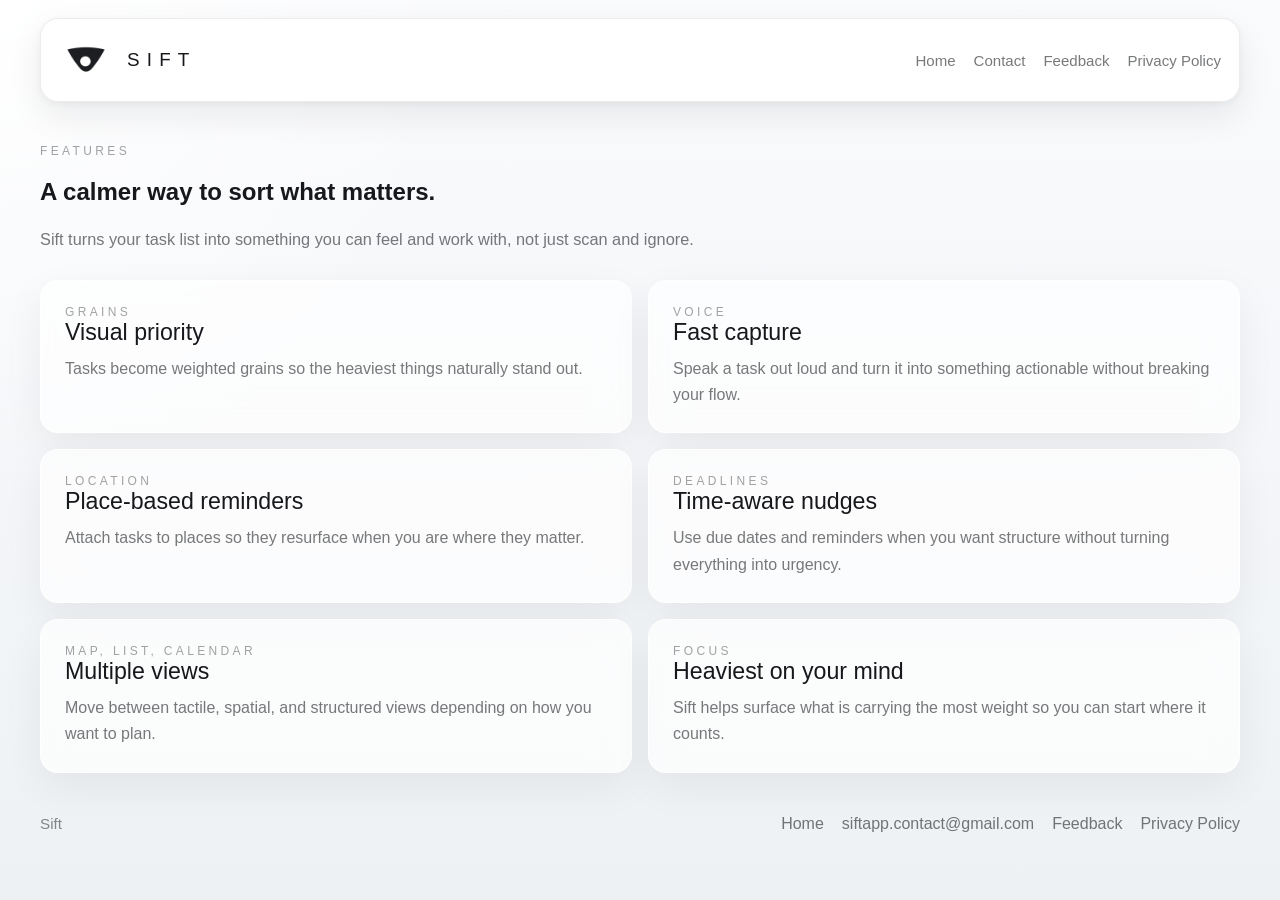
<file: features.html>
<!DOCTYPE html>
<html lang="en">
  <head>
    <meta charset="UTF-8" />
    <meta name="viewport" content="width=device-width, initial-scale=1.0" />
    <title>Sift Features</title>
    <meta
      name="description"
      content="Features of the Sift app."
    />
    <link rel="stylesheet" href="./styles.css" />
  </head>
  <body class="features-body">
    <div class="page-shell">
      <header class="topbar">
        <a class="brand" href="./index.html" aria-label="Sift home">
          <img src="./logo-icon.png" alt="Sift logo" />
          <span>SIFT</span>
        </a>
        <nav class="topnav" aria-label="Primary">
          <a href="./index.html">Home</a>
          <a href="mailto:siftapp.contact@gmail.com">Contact</a>
          <a href="https://forms.gle/6xeoEbFbAkrQSUSq5" target="_blank" rel="noreferrer">Feedback</a>
          <a href="./privacy.html">Privacy Policy</a>
        </nav>
      </header>

      <main class="features-layout">
        <section class="features-hero">
          <p class="eyebrow">FEATURES</p>
          <h1>A calmer way to sort what matters.</h1>
          <p class="hero-text">
            Sift turns your task list into something you can feel and work with, not just scan and ignore.
          </p>
        </section>

        <section class="feature-grid">
          <article class="feature-panel">
            <p class="section-label">GRAINS</p>
            <h2>Visual priority</h2>
            <p>Tasks become weighted grains so the heaviest things naturally stand out.</p>
          </article>
          <article class="feature-panel">
            <p class="section-label">VOICE</p>
            <h2>Fast capture</h2>
            <p>Speak a task out loud and turn it into something actionable without breaking your flow.</p>
          </article>
          <article class="feature-panel">
            <p class="section-label">LOCATION</p>
            <h2>Place-based reminders</h2>
            <p>Attach tasks to places so they resurface when you are where they matter.</p>
          </article>
          <article class="feature-panel">
            <p class="section-label">DEADLINES</p>
            <h2>Time-aware nudges</h2>
            <p>Use due dates and reminders when you want structure without turning everything into urgency.</p>
          </article>
          <article class="feature-panel">
            <p class="section-label">MAP, LIST, CALENDAR</p>
            <h2>Multiple views</h2>
            <p>Move between tactile, spatial, and structured views depending on how you want to plan.</p>
          </article>
          <article class="feature-panel">
            <p class="section-label">FOCUS</p>
            <h2>Heaviest on your mind</h2>
            <p>Sift helps surface what is carrying the most weight so you can start where it counts.</p>
          </article>
        </section>
      </main>

      <footer class="site-footer">
        <p>Sift</p>
        <div class="footer-links">
          <a href="./index.html">Home</a>
          <a href="mailto:siftapp.contact@gmail.com">siftapp.contact@gmail.com</a>
          <a href="https://forms.gle/6xeoEbFbAkrQSUSq5" target="_blank" rel="noreferrer">Feedback</a>
          <a href="./privacy.html">Privacy Policy</a>
        </div>
      </footer>
    </div>
  </body>
</html>
</file>
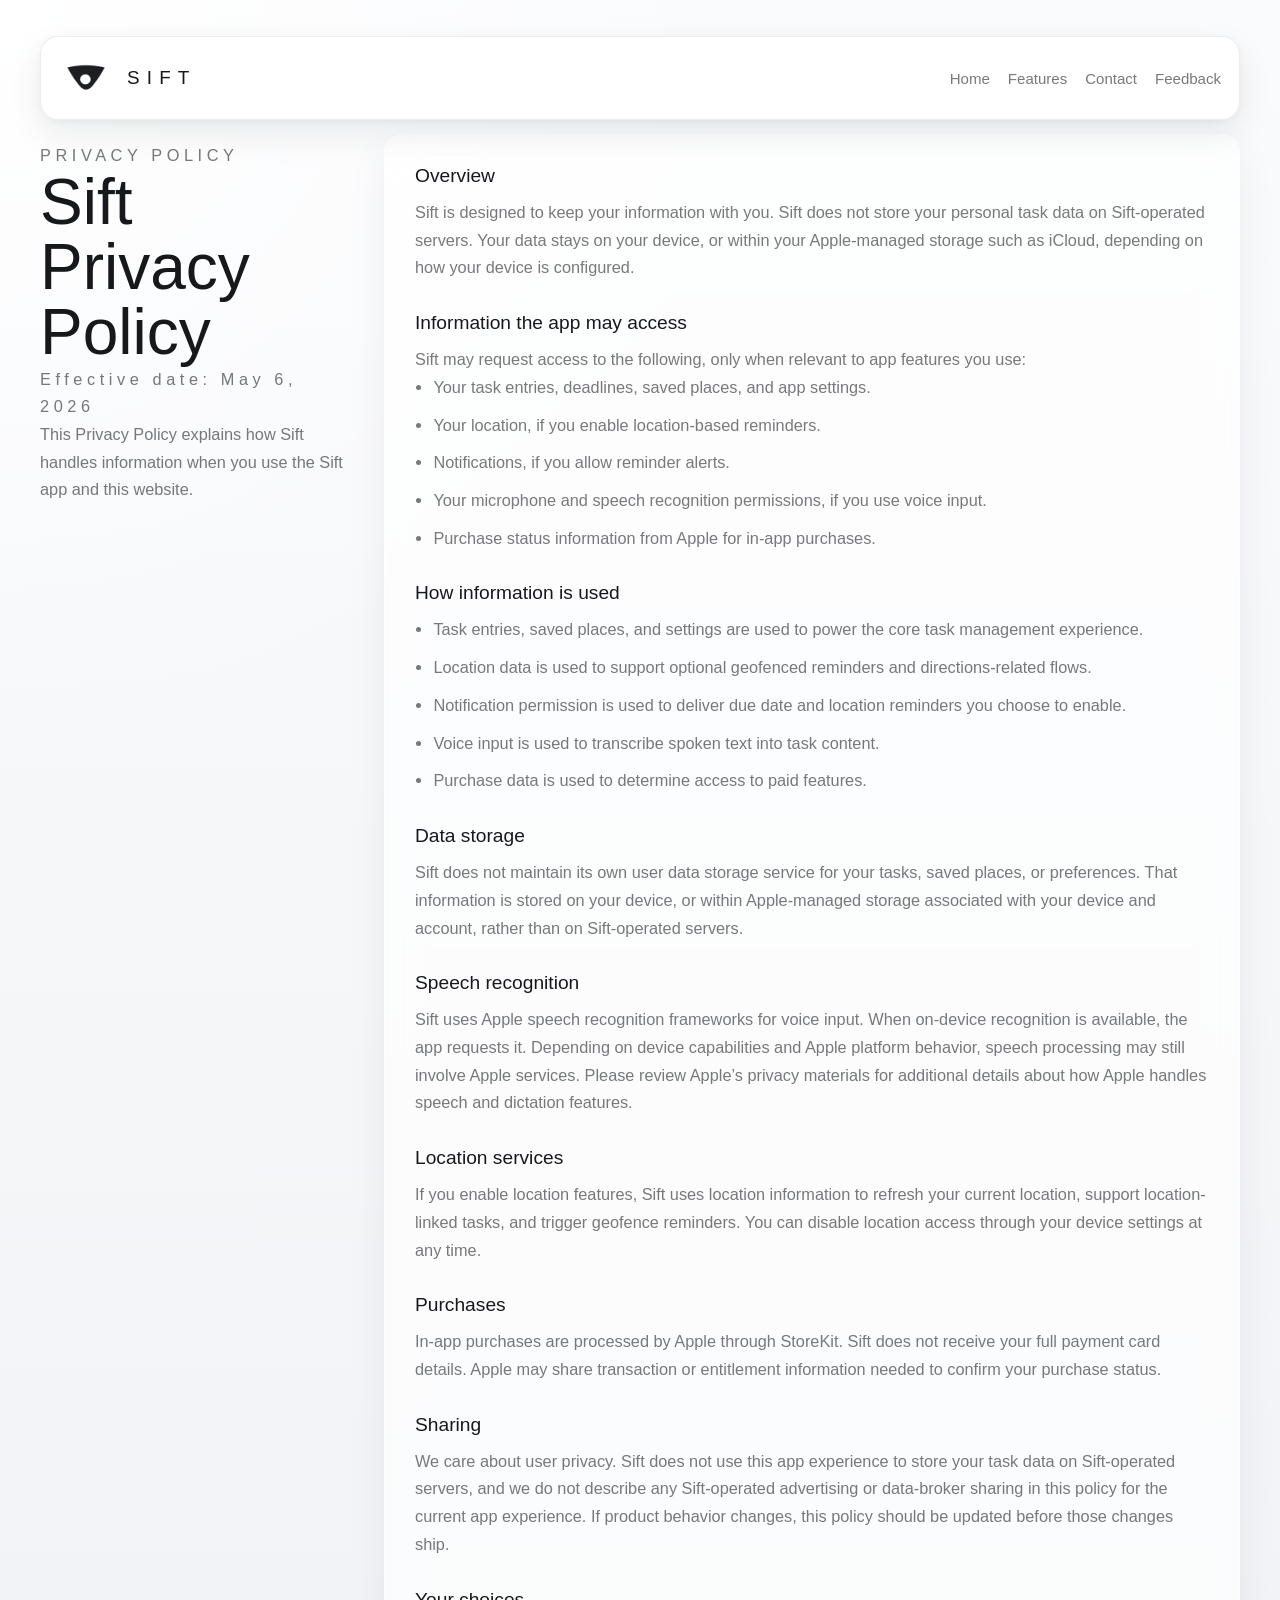
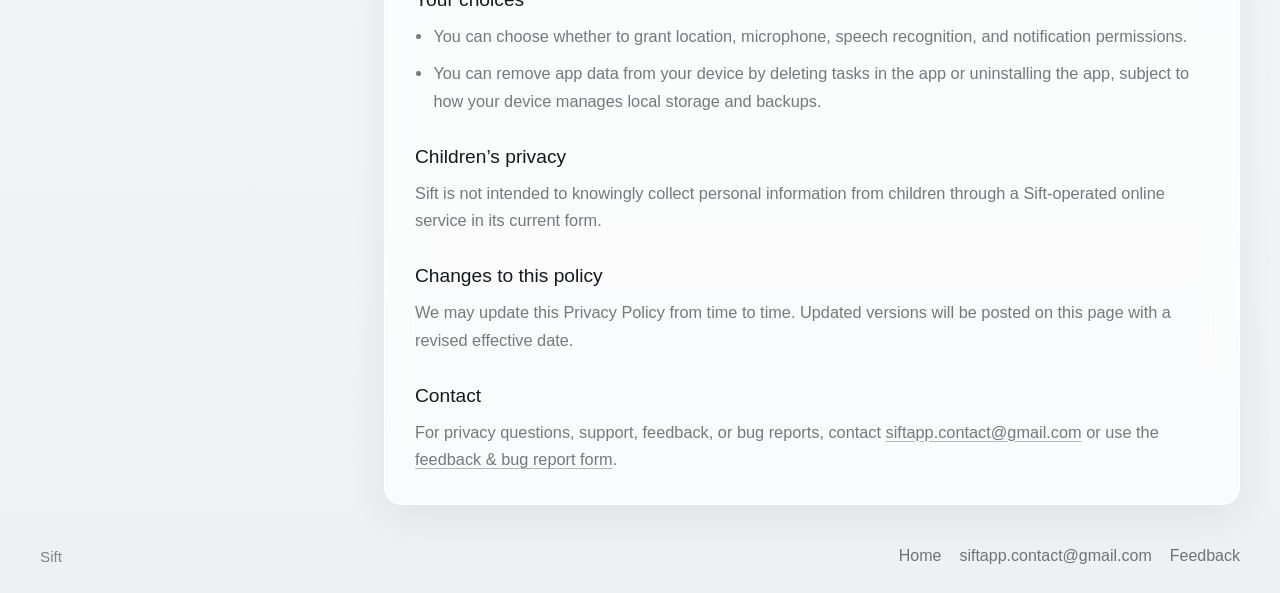
<file: privacy.html>
<!DOCTYPE html>
<html lang="en">
  <head>
    <meta charset="UTF-8" />
    <meta name="viewport" content="width=device-width, initial-scale=1.0" />
    <title>Sift Privacy Policy</title>
    <meta
      name="description"
      content="Privacy Policy for the Sift app."
    />
    <link rel="stylesheet" href="./styles.css" />
  </head>
  <body class="policy-body">
    <div class="page-shell">
      <header class="topbar">
        <a class="brand" href="./index.html" aria-label="Sift home">
          <img src="./logo-icon.png" alt="Sift logo" />
          <span>SIFT</span>
        </a>
        <nav class="topnav" aria-label="Primary">
          <a href="./index.html">Home</a>
          <a href="./index.html#features">Features</a>
          <a href="mailto:siftapp.contact@gmail.com">Contact</a>
          <a href="https://forms.gle/6xeoEbFbAkrQSUSq5" target="_blank" rel="noreferrer">Feedback</a>
        </nav>
      </header>

      <main class="policy-layout">
        <section class="policy-header">
          <p class="eyebrow">PRIVACY POLICY</p>
          <h1>Sift Privacy Policy</h1>
          <p class="policy-meta">Effective date: May 6, 2026</p>
          <p>
            This Privacy Policy explains how Sift handles information when you use the Sift app and this website.
          </p>
        </section>

        <section class="policy-card">
          <h2>Overview</h2>
          <p>
            Sift is designed to keep your information with you. Sift does not store your personal task data on Sift-operated servers. Your data stays on your device, or within your Apple-managed storage such as iCloud, depending on how your device is configured.
          </p>

          <h2>Information the app may access</h2>
          <p>Sift may request access to the following, only when relevant to app features you use:</p>
          <ul>
            <li>Your task entries, deadlines, saved places, and app settings.</li>
            <li>Your location, if you enable location-based reminders.</li>
            <li>Notifications, if you allow reminder alerts.</li>
            <li>Your microphone and speech recognition permissions, if you use voice input.</li>
            <li>Purchase status information from Apple for in-app purchases.</li>
          </ul>

          <h2>How information is used</h2>
          <ul>
            <li>Task entries, saved places, and settings are used to power the core task management experience.</li>
            <li>Location data is used to support optional geofenced reminders and directions-related flows.</li>
            <li>Notification permission is used to deliver due date and location reminders you choose to enable.</li>
            <li>Voice input is used to transcribe spoken text into task content.</li>
            <li>Purchase data is used to determine access to paid features.</li>
          </ul>

          <h2>Data storage</h2>
          <p>
            Sift does not maintain its own user data storage service for your tasks, saved places, or preferences. That information is stored on your device, or within Apple-managed storage associated with your device and account, rather than on Sift-operated servers.
          </p>

          <h2>Speech recognition</h2>
          <p>
            Sift uses Apple speech recognition frameworks for voice input. When on-device recognition is available, the app requests it. Depending on device capabilities and Apple platform behavior, speech processing may still involve Apple services. Please review Apple’s privacy materials for additional details about how Apple handles speech and dictation features.
          </p>

          <h2>Location services</h2>
          <p>
            If you enable location features, Sift uses location information to refresh your current location, support location-linked tasks, and trigger geofence reminders. You can disable location access through your device settings at any time.
          </p>

          <h2>Purchases</h2>
          <p>
            In-app purchases are processed by Apple through StoreKit. Sift does not receive your full payment card details. Apple may share transaction or entitlement information needed to confirm your purchase status.
          </p>

          <h2>Sharing</h2>
          <p>
            We care about user privacy. Sift does not use this app experience to store your task data on Sift-operated servers, and we do not describe any Sift-operated advertising or data-broker sharing in this policy for the current app experience. If product behavior changes, this policy should be updated before those changes ship.
          </p>

          <h2>Your choices</h2>
          <ul>
            <li>You can choose whether to grant location, microphone, speech recognition, and notification permissions.</li>
            <li>You can remove app data from your device by deleting tasks in the app or uninstalling the app, subject to how your device manages local storage and backups.</li>
          </ul>

          <h2>Children’s privacy</h2>
          <p>
            Sift is not intended to knowingly collect personal information from children through a Sift-operated online service in its current form.
          </p>

          <h2>Changes to this policy</h2>
          <p>
            We may update this Privacy Policy from time to time. Updated versions will be posted on this page with a revised effective date.
          </p>

          <h2>Contact</h2>
          <p>
            For privacy questions, support, feedback, or bug reports, contact
            <a href="mailto:siftapp.contact@gmail.com">siftapp.contact@gmail.com</a>
            or use the
            <a href="https://forms.gle/6xeoEbFbAkrQSUSq5" target="_blank" rel="noreferrer">feedback &amp; bug report form</a>.
          </p>
        </section>
      </main>

      <footer class="site-footer">
        <p>Sift</p>
        <div class="footer-links">
          <a href="./index.html">Home</a>
          <a href="mailto:siftapp.contact@gmail.com">siftapp.contact@gmail.com</a>
          <a href="https://forms.gle/6xeoEbFbAkrQSUSq5" target="_blank" rel="noreferrer">Feedback</a>
        </div>
      </footer>
    </div>
  </body>
</html>
</file>
<file: styles.css>
:root {
  color-scheme: light;
  --bg: #f3f5f7;
  --surface: rgba(255, 255, 255, 0.7);
  --surface-strong: rgba(255, 255, 255, 0.92);
  --ink: #17181c;
  --muted: rgba(23, 24, 28, 0.58);
  --hairline: rgba(23, 24, 28, 0.1);
  --shadow: 0 24px 80px rgba(17, 18, 23, 0.12);
}

* {
  box-sizing: border-box;
}

html {
  scroll-behavior: smooth;
}

body {
  margin: 0;
  min-width: 320px;
  font-family: "Avenir Next", "Helvetica Neue", Helvetica, Arial, sans-serif;
  color: var(--ink);
  background:
    radial-gradient(circle at top left, rgba(255, 255, 255, 0.96), transparent 30%),
    linear-gradient(180deg, #fafbfd 0%, #eef1f4 100%);
}

a {
  color: inherit;
  text-decoration-color: rgba(23, 24, 28, 0.3);
  text-underline-offset: 0.18em;
}

img {
  display: block;
  max-width: 100%;
}

.page-shell {
  min-height: 100vh;
  padding: 18px;
}

.topbar,
.site-footer,
.hero,
.info-band,
.policy-layout {
  width: min(1200px, calc(100vw - 36px));
  margin: 0 auto;
}

.topbar {
  position: sticky;
  top: 18px;
  z-index: 20;
  display: flex;
  align-items: center;
  justify-content: space-between;
  gap: 20px;
  padding: 14px 18px;
  background: rgba(255, 255, 255, 0.94);
  backdrop-filter: blur(22px) saturate(1.05);
  border: 1px solid rgba(23, 24, 28, 0.08);
  border-radius: 18px;
  box-shadow:
    0 14px 34px rgba(18, 21, 28, 0.08),
    0 2px 10px rgba(18, 21, 28, 0.05);
}

.brand {
  display: inline-flex;
  align-items: center;
  gap: 14px;
  text-decoration: none;
}

.brand img {
  width: 54px;
  height: 54px;
  border-radius: 14px;
}

.brand span {
  font-size: 1.18rem;
  font-weight: 500;
  letter-spacing: 0.38em;
}

.topnav {
  display: flex;
  flex-wrap: wrap;
  justify-content: flex-end;
  gap: 18px;
  font-size: 0.94rem;
}

.topnav a,
.footer-links a {
  text-decoration: none;
  color: var(--muted);
}

.topnav a:hover,
.footer-links a:hover,
.info-block a:hover {
  color: var(--ink);
}

.hero {
  display: grid;
  grid-template-columns: minmax(0, 1.1fr) minmax(320px, 0.9fr);
  align-items: stretch;
  gap: 24px;
  min-height: calc(100vh - 150px);
  padding: 24px 0 14px;
}

.hero-copy {
  display: flex;
  flex-direction: column;
  justify-content: center;
  gap: 18px;
  padding: 32px 6px 24px 6px;
}

.eyebrow,
.section-label,
.overlay-label,
.policy-meta {
  margin: 0;
  font-size: 0.75rem;
  font-weight: 500;
  letter-spacing: 0.28em;
  color: rgba(23, 24, 28, 0.4);
}

.hero-copy h1,
.policy-header h1 {
  margin: 0;
  font-size: clamp(2.8rem, 5vw, 4.9rem);
  font-weight: 300;
  line-height: 1.02;
}

.hero-text,
.policy-header p,
.policy-card p,
.policy-card li,
.info-block p {
  margin: 0;
  font-size: 1.02rem;
  line-height: 1.7;
  color: var(--muted);
}

.app-store-badge {
  display: inline-flex;
  width: fit-content;
  text-decoration: none;
}

.app-store-badge img {
  width: 246px;
  max-width: min(100%, 246px);
  height: auto;
  object-fit: contain;
}

.hero-stage {
  display: flex;
  align-items: stretch;
  min-height: 680px;
}

.canvas-wrap {
  position: relative;
  width: 100%;
  min-height: 680px;
  border-radius: 28px;
  overflow: hidden;
  border: 1px solid rgba(255, 255, 255, 0.78);
  box-shadow: var(--shadow);
  background:
    linear-gradient(180deg, rgba(255, 255, 255, 0.78), rgba(255, 255, 255, 0.3)),
    linear-gradient(180deg, rgba(224, 230, 238, 0.48), rgba(235, 239, 244, 0.24));
}

#sift-canvas {
  display: block;
  width: 100%;
  height: 100%;
  min-height: 680px;
  touch-action: none;
}

.canvas-fallback {
  position: absolute;
  inset: auto 24px 24px 24px;
  margin: 0;
  padding: 12px 14px;
  border-radius: 14px;
  background: rgba(255, 255, 255, 0.52);
  color: rgba(23, 24, 28, 0.45);
  font-size: 0.9rem;
  backdrop-filter: blur(12px);
  pointer-events: none;
}

.canvas-controls {
  position: absolute;
  left: 24px;
  right: 24px;
  top: 24px;
  z-index: 2;
  display: flex;
  align-items: center;
  justify-content: space-between;
  gap: 14px;
  padding: 0;
  pointer-events: none;
}

.grain-button {
  appearance: none;
  border: 1px solid rgba(23, 24, 28, 0.08);
  border-radius: 999px;
  background: rgba(255, 255, 255, 0.92);
  color: rgba(23, 24, 28, 0.82);
  padding: 11px 16px;
  font: inherit;
  font-size: 0.94rem;
  line-height: 1;
  cursor: pointer;
  box-shadow: 0 10px 30px rgba(18, 21, 28, 0.08);
  pointer-events: auto;
}

.grain-button:hover {
  background: rgba(255, 255, 255, 0.98);
}

.grain-button:disabled {
  cursor: default;
  opacity: 0.45;
  box-shadow: none;
}

.grain-count {
  margin: 0;
  padding: 8px 12px;
  border-radius: 999px;
  background: rgba(255, 255, 255, 0.78);
  backdrop-filter: blur(12px);
  color: rgba(23, 24, 28, 0.48);
  font-size: 0.92rem;
}

.support-band,
.policy-card {
  background: var(--surface);
  backdrop-filter: blur(18px);
  border: 1px solid rgba(255, 255, 255, 0.8);
  border-radius: 18px;
  box-shadow: 0 14px 40px rgba(17, 18, 23, 0.06);
}

.home-features {
  display: grid;
  grid-template-columns: minmax(0, 0.9fr) minmax(0, 1.1fr);
  gap: 18px;
  padding: 18px 0 6px;
}

.home-features-intro,
.home-feature-item {
  background: var(--surface);
  backdrop-filter: blur(18px);
  border: 1px solid rgba(255, 255, 255, 0.8);
  border-radius: 18px;
  box-shadow: 0 14px 40px rgba(17, 18, 23, 0.06);
}

.home-features-intro {
  padding: 24px;
}

.home-features-intro h2 {
  margin: 8px 0 12px;
  font-size: clamp(2rem, 3vw, 2.6rem);
  font-weight: 350;
  line-height: 1.05;
}

.home-features-intro p:last-child,
.home-feature-item p:last-child {
  margin: 0;
  font-size: 1rem;
  line-height: 1.65;
  color: var(--muted);
}

.home-feature-grid {
  display: grid;
  grid-template-columns: repeat(2, minmax(0, 1fr));
  gap: 16px;
}

.home-feature-item {
  padding: 22px;
}

.home-feature-item h3 {
  margin: 8px 0 10px;
  font-size: 1.25rem;
  font-weight: 400;
}

.feature-gallery {
  padding: 18px 0 6px;
}

.feature-gallery-intro {
  max-width: 760px;
  padding: 0 0 18px;
}

.feature-gallery-intro h2 {
  margin: 8px 0 12px;
  font-size: clamp(2rem, 3vw, 2.8rem);
  font-weight: 350;
  line-height: 1.04;
}

.feature-gallery-intro p {
  margin: 0;
  font-size: 1rem;
  line-height: 1.7;
  color: var(--muted);
}

.gallery-scroll-hint {
  display: flex;
  align-items: center;
  justify-content: space-between;
  gap: 12px;
  max-width: 760px;
  padding: 0 2px 12px;
  color: rgba(23, 24, 28, 0.45);
  font-size: 0.92rem;
}

.gallery-scroll-arrows {
  letter-spacing: 0.16em;
  color: rgba(23, 24, 28, 0.38);
}

.phone-gallery {
  display: flex;
  gap: 16px;
  width: 100%;
  overflow-x: auto;
  overflow-y: hidden;
  padding: 2px 2px 10px;
  scrollbar-width: none;
  scroll-snap-type: x proximity;
  -webkit-overflow-scrolling: touch;
  touch-action: auto;
  overscroll-behavior-x: contain;
}

.feature-gallery {
  position: relative;
}

.phone-shot {
  flex: 0 0 clamp(150px, 18vw, 180px);
  min-width: 150px;
  margin: 0;
  padding: 14px;
  background: var(--surface);
  backdrop-filter: blur(18px);
  border: 1px solid rgba(255, 255, 255, 0.8);
  border-radius: 18px;
  box-shadow: 0 14px 40px rgba(17, 18, 23, 0.06);
  scroll-snap-align: center;
}

.phone-gallery::-webkit-scrollbar {
  display: none;
}

.phone-shot img {
  width: 100%;
  height: auto;
  aspect-ratio: 1179 / 2556;
  object-fit: contain;
  object-position: center top;
  border-radius: 18px;
  border: 1px solid rgba(23, 24, 28, 0.06);
  background: rgba(255, 255, 255, 0.72);
}

.phone-shot figcaption {
  padding: 14px 4px 2px;
}

.phone-shot figcaption p {
  margin: 8px 0 0;
  font-size: 0.98rem;
  line-height: 1.55;
  color: var(--muted);
}

.support-band {
  display: flex;
  align-items: center;
  justify-content: space-between;
  gap: 18px;
  padding: 18px 20px;
  margin: 18px auto 6px;
}

.support-links {
  display: flex;
  flex-wrap: wrap;
  gap: 12px 18px;
  justify-content: flex-end;
}

.support-links a {
  color: var(--muted);
  text-decoration: none;
}

.features-layout {
  width: min(1200px, calc(100vw - 36px));
  margin: 0 auto;
  padding: 34px 0 20px;
}

.features-hero {
  max-width: 760px;
  padding: 8px 0 26px;
}

.feature-grid {
  display: grid;
  grid-template-columns: repeat(2, minmax(0, 1fr));
  gap: 16px;
}

.feature-panel {
  padding: 24px;
  background: var(--surface);
  backdrop-filter: blur(18px);
  border: 1px solid rgba(255, 255, 255, 0.8);
  border-radius: 18px;
  box-shadow: 0 14px 40px rgba(17, 18, 23, 0.06);
}

.feature-panel h2 {
  margin: 0 0 10px;
  font-size: 1.45rem;
  font-weight: 400;
}

.feature-panel p:last-child {
  margin: 0;
  font-size: 1rem;
  line-height: 1.65;
  color: var(--muted);
}

.site-footer {
  display: flex;
  justify-content: space-between;
  gap: 20px;
  align-items: center;
  padding: 22px 0 10px;
}

.site-footer p {
  margin: 0;
  font-size: 0.95rem;
  color: rgba(23, 24, 28, 0.5);
}

.footer-links {
  display: flex;
  flex-wrap: wrap;
  gap: 18px;
}

.policy-body .topbar {
  position: relative;
}

.policy-layout {
  display: grid;
  grid-template-columns: minmax(0, 320px) minmax(0, 1fr);
  gap: 24px;
  padding: 32px 0 20px;
}

.policy-header {
  position: sticky;
  top: 110px;
  align-self: start;
  padding: 8px 0;
}

.policy-card {
  padding: 30px;
}

.policy-card h2 {
  margin: 0 0 12px;
  font-size: 1.2rem;
  font-weight: 500;
}

.policy-card p + h2,
.policy-card ul + h2 {
  margin-top: 30px;
}

.policy-card ul {
  margin: 0;
  padding-left: 1.15rem;
}

.policy-card li + li {
  margin-top: 10px;
}

@media (max-width: 980px) {
  .hero {
    grid-template-columns: 1fr;
    min-height: auto;
  }

  .hero-stage {
    order: 1;
    min-height: 560px;
  }

  .hero-copy {
    order: 2;
    padding-top: 8px;
    padding-bottom: 10px;
  }

  .info-band,
  .policy-layout {
    grid-template-columns: 1fr;
  }

  .support-band {
    flex-direction: column;
    align-items: flex-start;
  }

  .home-features,
  .feature-grid {
    grid-template-columns: 1fr;
  }

  .home-feature-grid {
    grid-template-columns: 1fr;
  }

  .phone-gallery {
    gap: 14px;
  }

  .phone-shot {
    flex-basis: clamp(170px, 26vw, 200px);
    min-width: 170px;
  }

  .support-links {
    justify-content: flex-start;
  }

  .policy-header {
    position: static;
  }
}

@media (max-width: 720px) {
  .page-shell {
    padding: 12px;
  }

  .topbar,
  .site-footer,
  .hero,
  .support-band,
  .policy-layout,
  .features-layout {
    width: min(1200px, calc(100vw - 24px));
  }

  .topbar,
  .site-footer {
    flex-direction: column;
    align-items: flex-start;
  }

  .brand span {
    letter-spacing: 0.32em;
  }

  .brand img {
    width: 62px;
    height: 62px;
  }

  .brand span {
    font-size: 1.28rem;
  }

  .topnav {
    justify-content: flex-start;
    gap: 12px 16px;
    font-size: 0.92rem;
  }

  .canvas-wrap,
  #sift-canvas,
  .hero-stage {
    min-height: 430px;
  }

  .canvas-controls {
    left: 18px;
    right: 18px;
    top: 18px;
    align-items: flex-start;
    flex-direction: row;
  }

  .hero-copy h1,
  .policy-header h1 {
    font-size: clamp(2.3rem, 12vw, 3.6rem);
  }

  .hero-text {
    font-size: 0.98rem;
  }

  .app-store-badge img {
    width: min(246px, 72vw);
  }

  .home-features-intro,
  .home-feature-item,
  .support-band {
    padding: 16px 18px;
  }

  .phone-gallery {
    gap: 14px;
    padding: 2px 50vw 10px;
    scroll-padding-inline: 50vw;
    scroll-snap-type: x proximity;
    mask-image: linear-gradient(
      to right,
      transparent 0,
      rgba(0, 0, 0, 0.28) 12%,
      rgba(0, 0, 0, 1) 24%,
      rgba(0, 0, 0, 1) 76%,
      rgba(0, 0, 0, 0.28) 88%,
      transparent 100%
    );
    -webkit-mask-image: linear-gradient(
      to right,
      transparent 0,
      rgba(0, 0, 0, 0.28) 12%,
      rgba(0, 0, 0, 1) 24%,
      rgba(0, 0, 0, 1) 76%,
      rgba(0, 0, 0, 0.28) 88%,
      transparent 100%
    );
  }

  .phone-shot {
    flex-basis: clamp(190px, 76vw, 220px);
    min-width: 190px;
    padding: 14px;
  }

  .phone-shot img {
    height: auto;
  }

  .gallery-scroll-hint {
    padding-bottom: 10px;
    font-size: 0.88rem;
  }

  .support-links {
    flex-direction: column;
    align-items: flex-start;
    gap: 10px;
  }

  .feature-panel {
    padding: 20px;
  }

  .policy-card {
    padding: 22px;
  }
}
</file>
